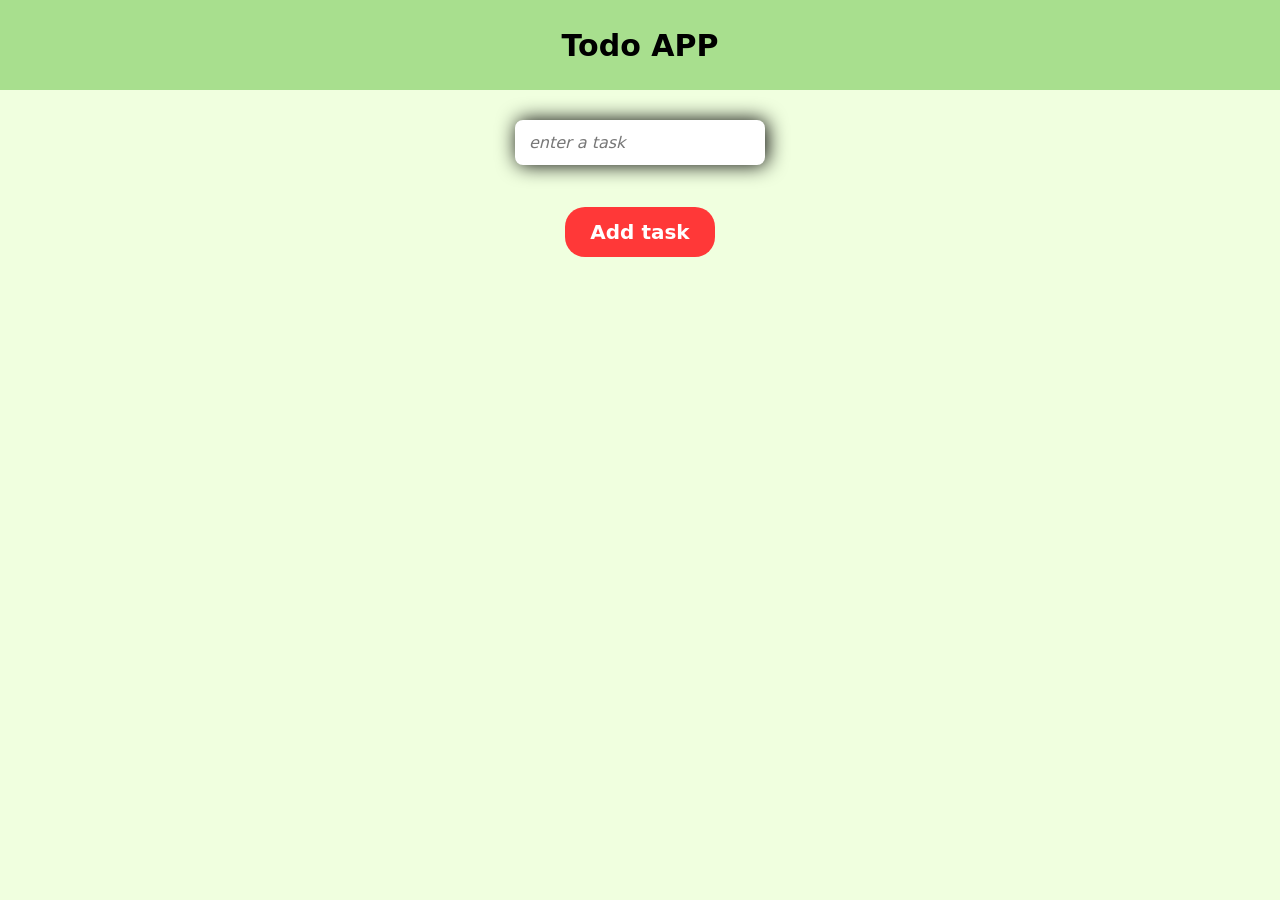
<file: task1/index.html>
<!DOCTYPE html>
<html lang="en">
<head>
    <meta charset="UTF-8">
    <meta name="viewport" content="width=device-width, initial-scale=1.0">
    <title>To Do App</title>
    <link rel="stylesheet" href="Style.css"/>
</head>
<body>

    <header>Todo APP</header>

    <main>

        <div id="popup">
            <input id="popupInput"/>
            <div>
                <button id="updateBtn">Update task</button>
                <button id="closeBtn">Close</button>
            </div>
            
        </div>


        <input type="text" id="todo-input" placeholder="enter a task"  />
        <button id="add-btn">Add task</button>
        <li id="task-list"></li>
    </main>
   
    
</body>
<script src="./script.js"></script>
</html>
</file>
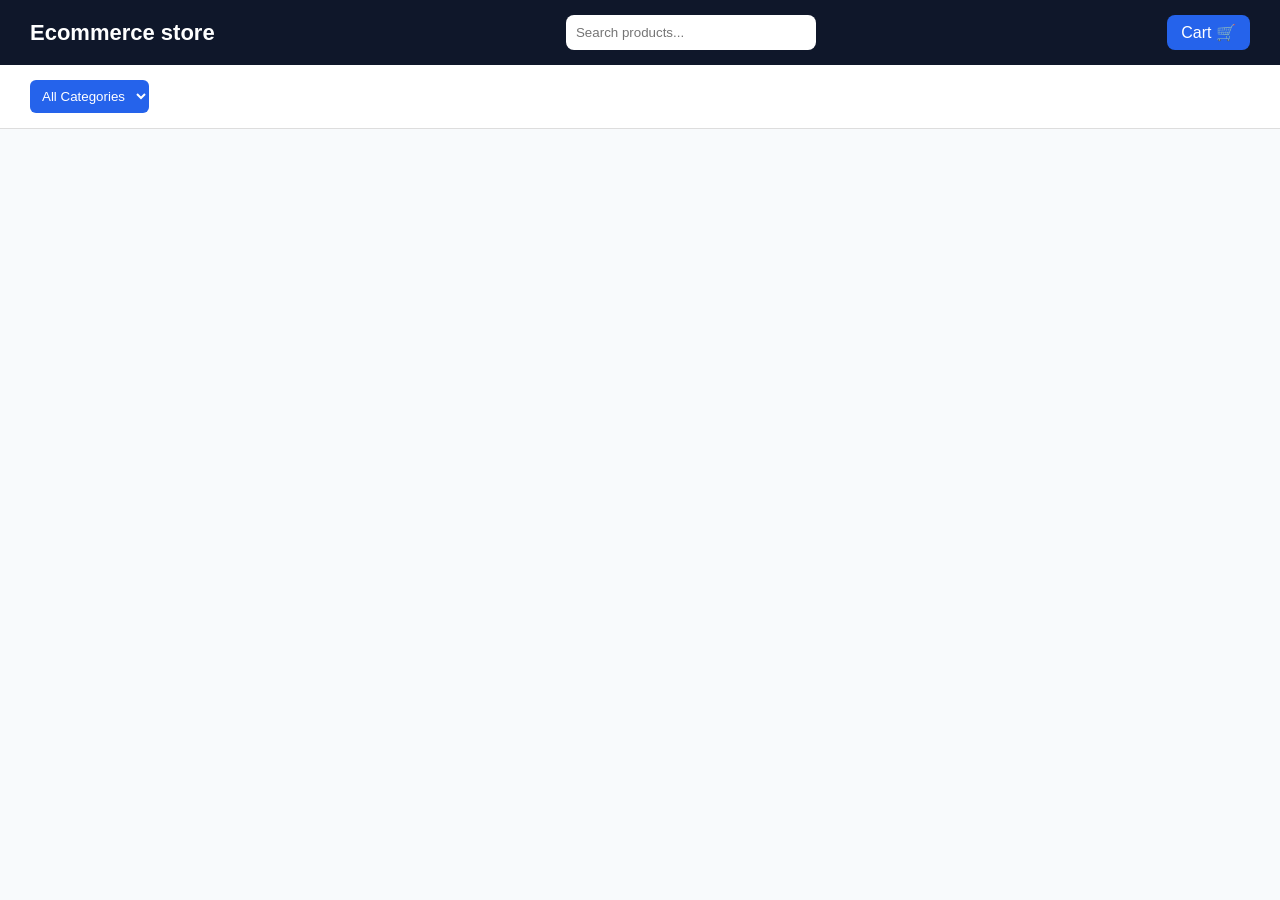
<file: task10/index.html>
<!DOCTYPE html>
<html lang="en">
<head>
    <meta charset="UTF-8">
    <meta name="viewport" content="width=device-width, initial-scale=1.0">
    <title>Ecommerce</title>
    <link rel="stylesheet" href="./style.css">
</head>

<body>

    <header class="navbar">
        <h1>Ecommerce store</h1>
        <input type="text" placeholder="Search products..." class="search">
        <a href="cart.html" class="cart-btn">Cart 🛒</a>
    </header>

    <section class="filters">
        <select class="categories">
            <option>All Categories</option>
            <option>fragrance</option>
            <option>furniture</option>
            <option>groceries</option>
        </select>
    </section>

    <section class="products" id="product-list">
    </section>

</body>
<script type="module" src="./script.js"></script>
</html>
</file>
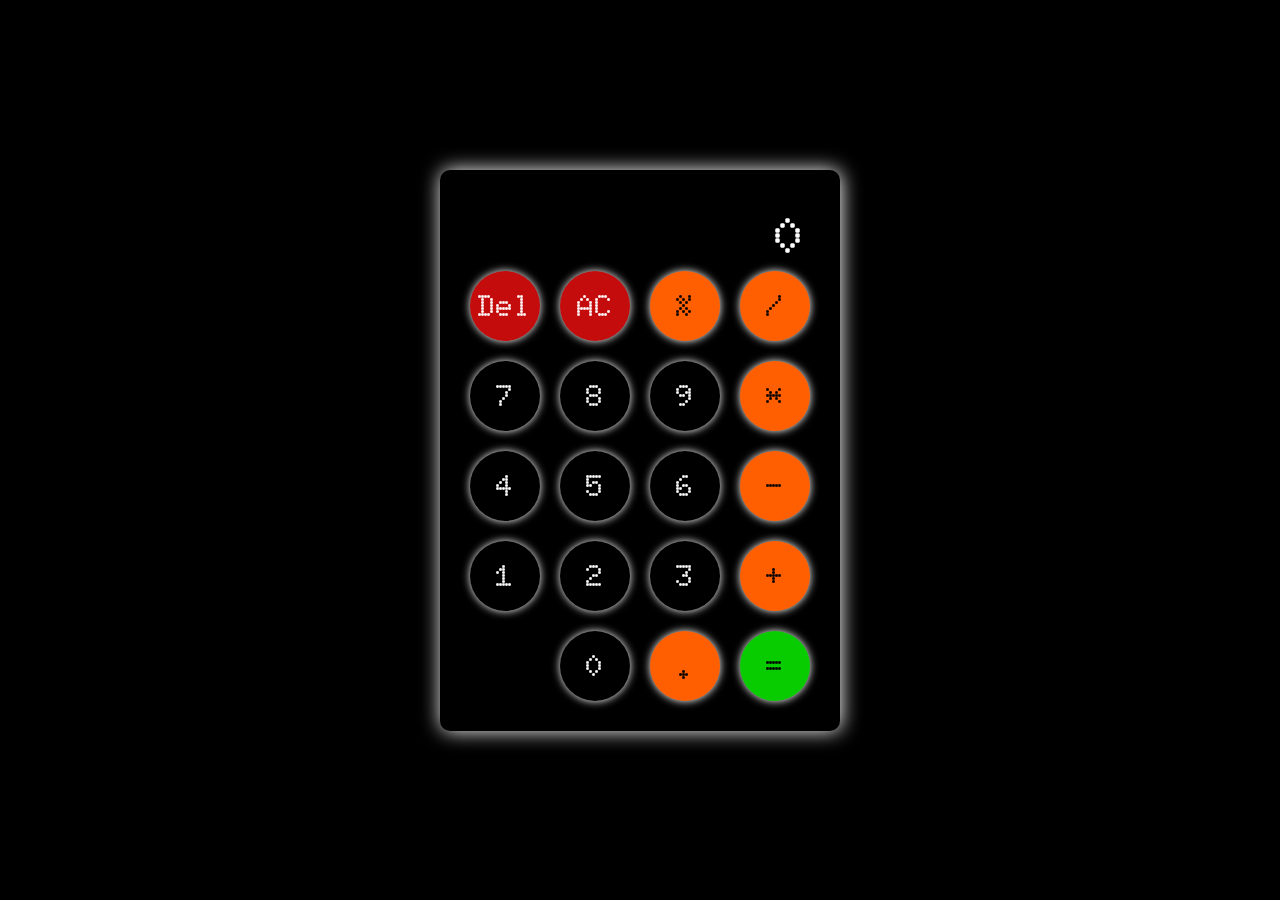
<file: task2/index.html>
<!DOCTYPE html>
<html lang="en">
<head>
    <meta charset="UTF-8">
    <meta name="viewport" content="width=device-width, initial-scale=1.0">
    <title>Calculator</title>
    <link rel="stylesheet" href="style.css" />
<link rel="preconnect" href="https://fonts.googleapis.com">
<link rel="preconnect" href="https://fonts.gstatic.com" crossorigin>
<link href="https://fonts.googleapis.com/css2?family=Doto:wght,ROND@900,75&display=swap" rel="stylesheet">
</head>
<body>
    <main>
        <div class="cal-container">

        <div class="cal-output">
            <p id="user-output">0</p>
        </div>
        <div class="calc-buttons">
            <button class="non-op btn">Del</button>
            <button class="non-op btn">AC</button>
            <button class="operator btn">%</button>
            <button class="operator btn">/</button>
            <button class="num btn">7</button>
            <button class="num btn">8</button>
            <button class="num btn">9</button>
            <button class="operator btn">*</button>
            <button class="num btn">4</button>
            <button class="num btn">5</button>
            <button class="num btn">6</button>
            <button class="operator btn">-</button>
            <button class="num btn">1</button>
            <button class="num btn">2</button>
            <button class="num btn">3</button>
            <button class="operator btn">+</button>
            <button style="visibility: hidden;">n</button>
            <button class="num btn">0</button>
            <button class="operator btn">.</button>
            <button class="equals btn">=</button>
        </div>
        </div>
    </main>
    
</body>

  <script src="./script.js"></script>
</html>
</file>
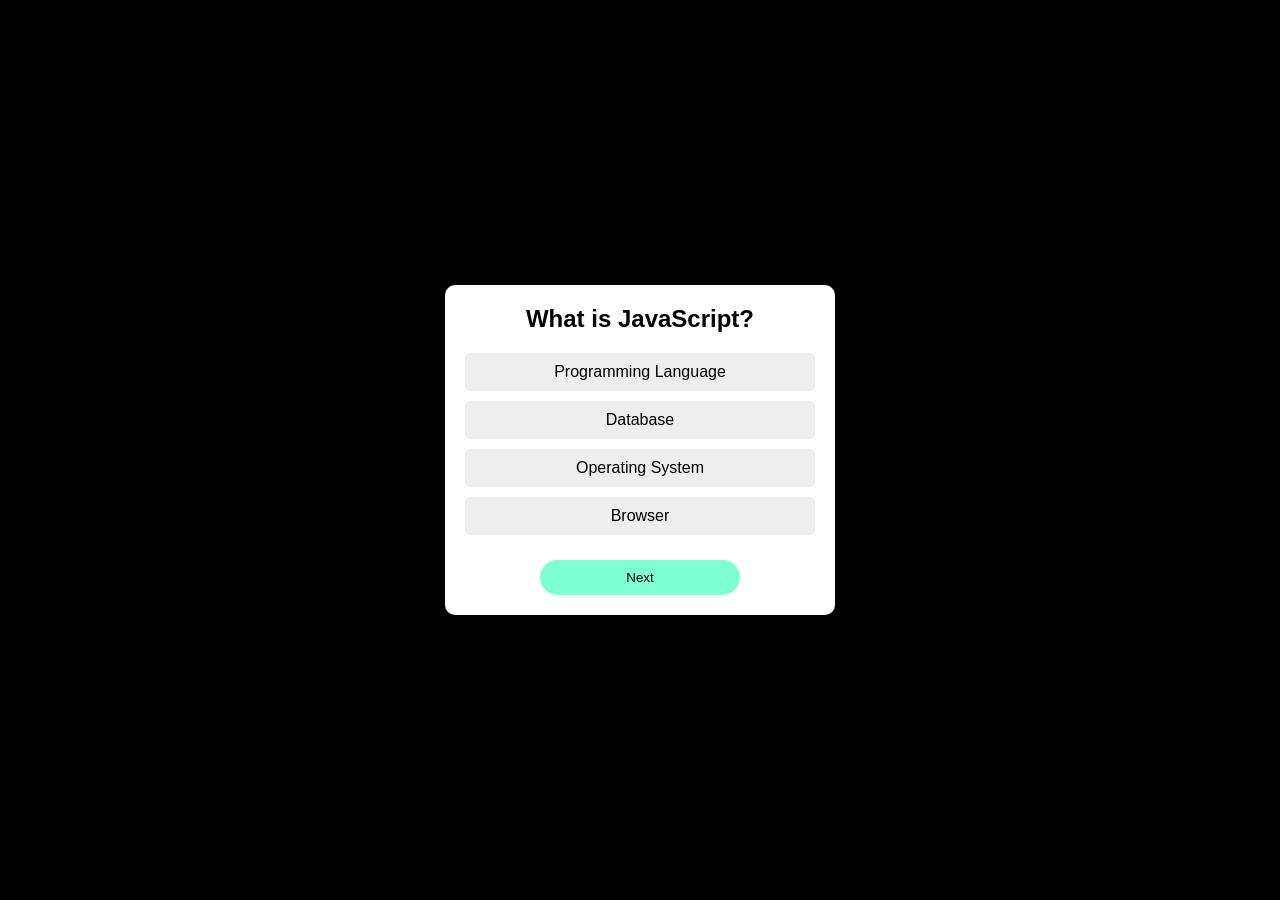
<file: task5/index.html>
<!DOCTYPE html>
<html lang="en">

<head>
    <meta charset="UTF-8">
    <title>Quiz App</title>
    <link rel="stylesheet" href="style.css">
</head>

<body>

    <div class="quiz-container">
        <h2 id="question">Question text</h2>
        <div id="options" class="options"></div>
        <button id="nextBtn">Next</button>
        <div id="result" class="hidden"></div>
    </div>

    <script src="script.js"></script>
</body>

</html>
</file>
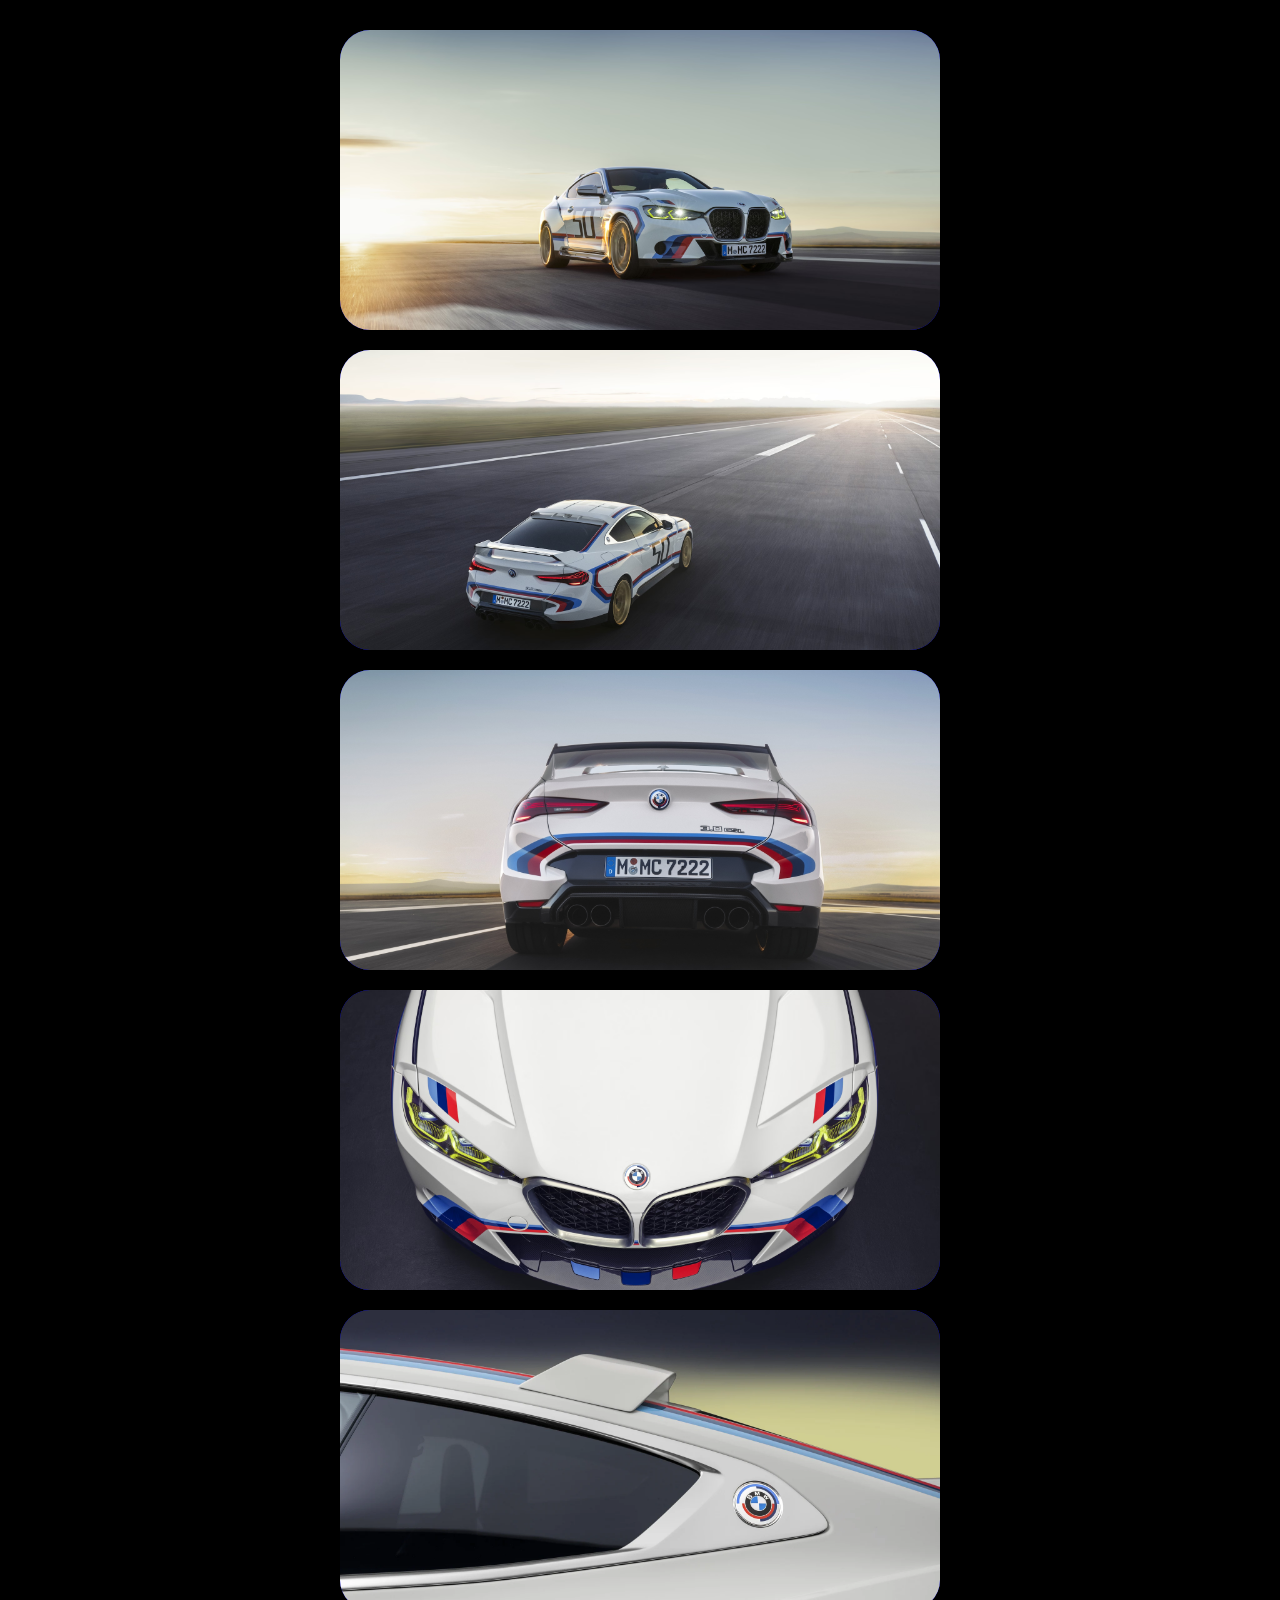
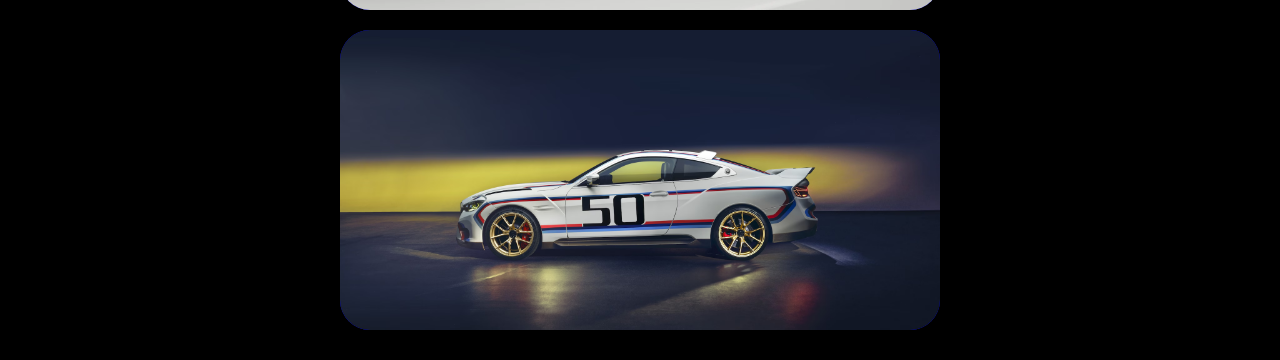
<file: task6/index.html>
<!DOCTYPE html>
<html lang="en">
<head>
    <meta charset="UTF-8">
    <meta name="viewport" content="width=device-width, initial-scale=1.0">
    <title>Drag and drop</title>
    <link rel="stylesheet" href="./style.css"/>
</head>
<body>
    
    <main>
        <div class="container">
            <div class="item" draggable="true">
                <img src="./assets/car1.png" />
            </div>
            <div class="item" draggable="true">
                <img src="./assets/car2.png" />
            </div>
            <div class="item" draggable="true">
                <img src="./assets/car3.png" />
            </div>
            <div class="item" draggable="true">
                <img src="./assets/car4.png" />
            </div>
            <div class="item" draggable="true">
                <img src="./assets/car5.png" />
            </div>
            <div class="item" draggable="true">
                <img src="./assets/car6.png" />
            </div>

        </div>
    </main>

</body>
<script src="./script.js"></script>
</html>
</file>
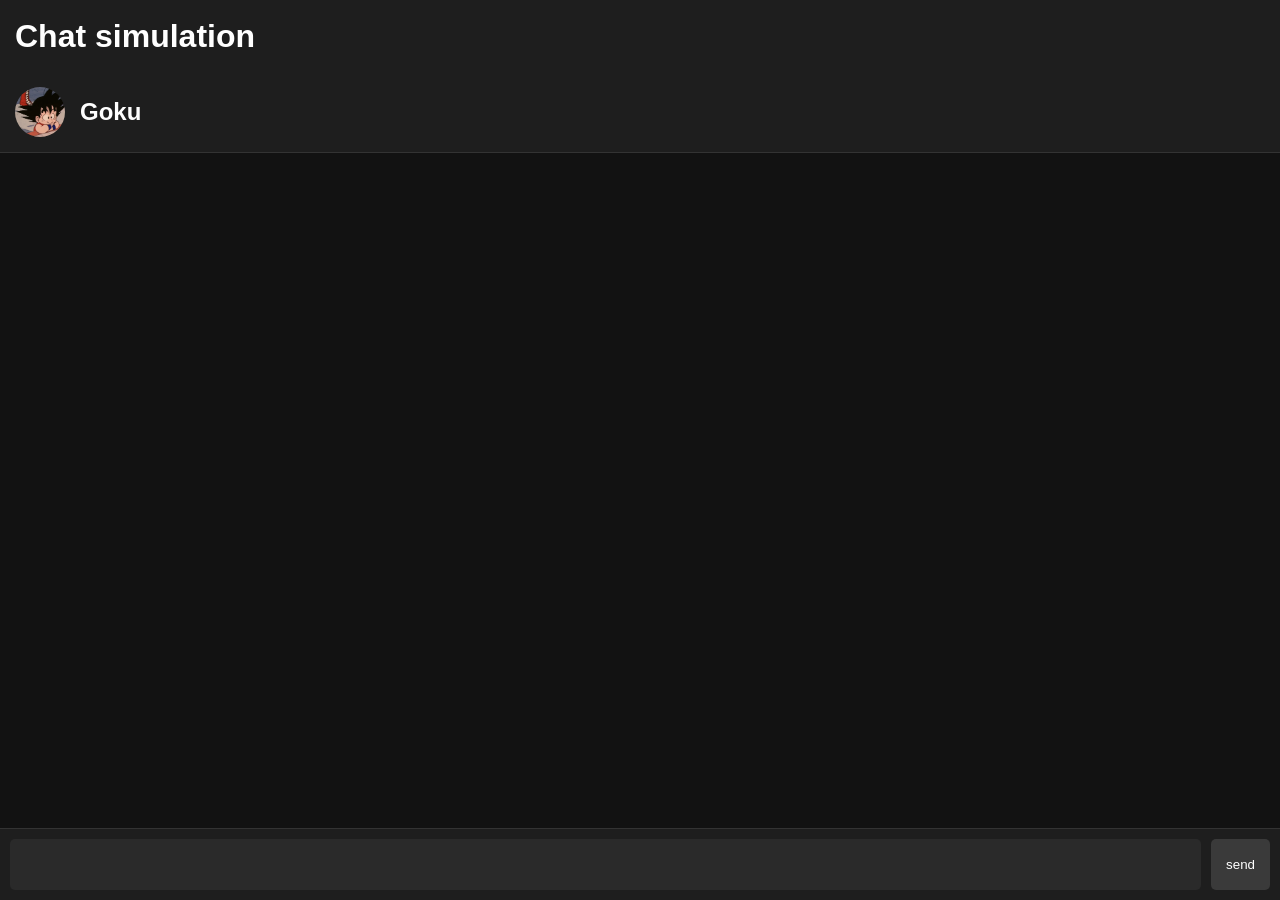
<file: task7/index.html>
<!DOCTYPE html>
<html lang="en">
<head>
    <meta charset="UTF-8">
    <meta name="viewport" content="width=device-width, initial-scale=1.0">
    <title>Chat simulation</title>
    <link rel="stylesheet" href="./style.css"/>
</head>
<body>
     <header>
        <h1>Chat simulation</h1>
     </header>

     <main>
        <div class="bot-profile">
            <div class="profile-pic">
                <img src="./assets/Pasted image.png"/>
            </div>
            <h2>Goku</h2>
        </div>

        <div id="chat_section">
            chat section
        </div>
        <div class="input_bar">
            <input id="user_input"/>
            <button id="send_btn">send</button>
        </div>
     </main>
</body>
<script src="./script.js"> </script>
</html>
</file>
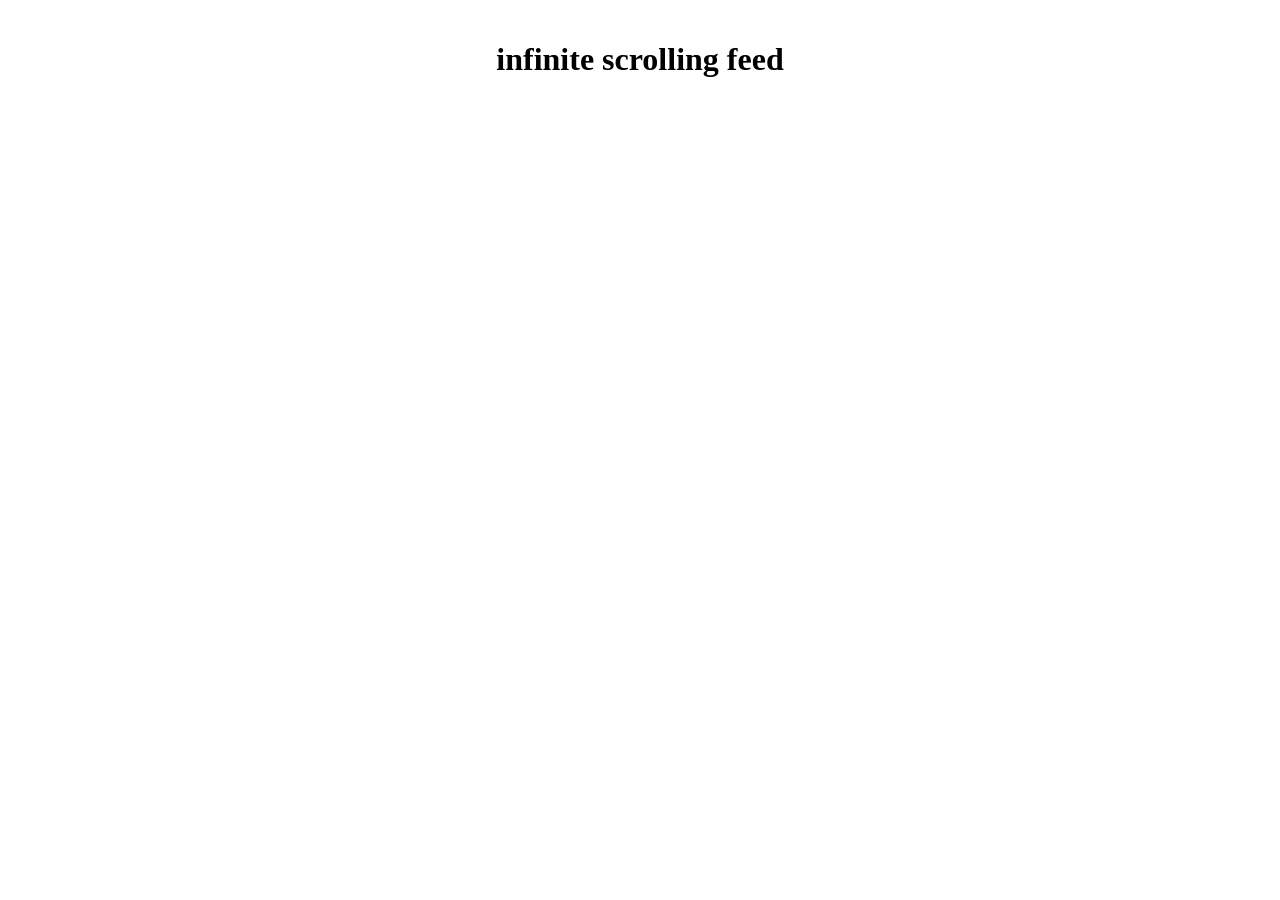
<file: task9/index.html>
<!DOCTYPE html>
<html lang="en">
<head>
    <meta charset="UTF-8">
    <meta name="viewport" content="width=device-width, initial-scale=1.0">
    <title>infinite scrolling</title>
    <link rel="stylesheet" href="./style.css"/>
</head>

<body>
    <h1>infinite scrolling feed</h1>
    <div id="content"></div>
    <div id="loader">Loading...</div>
</body>
    <script src="script.js"></script>
</html>
</file>
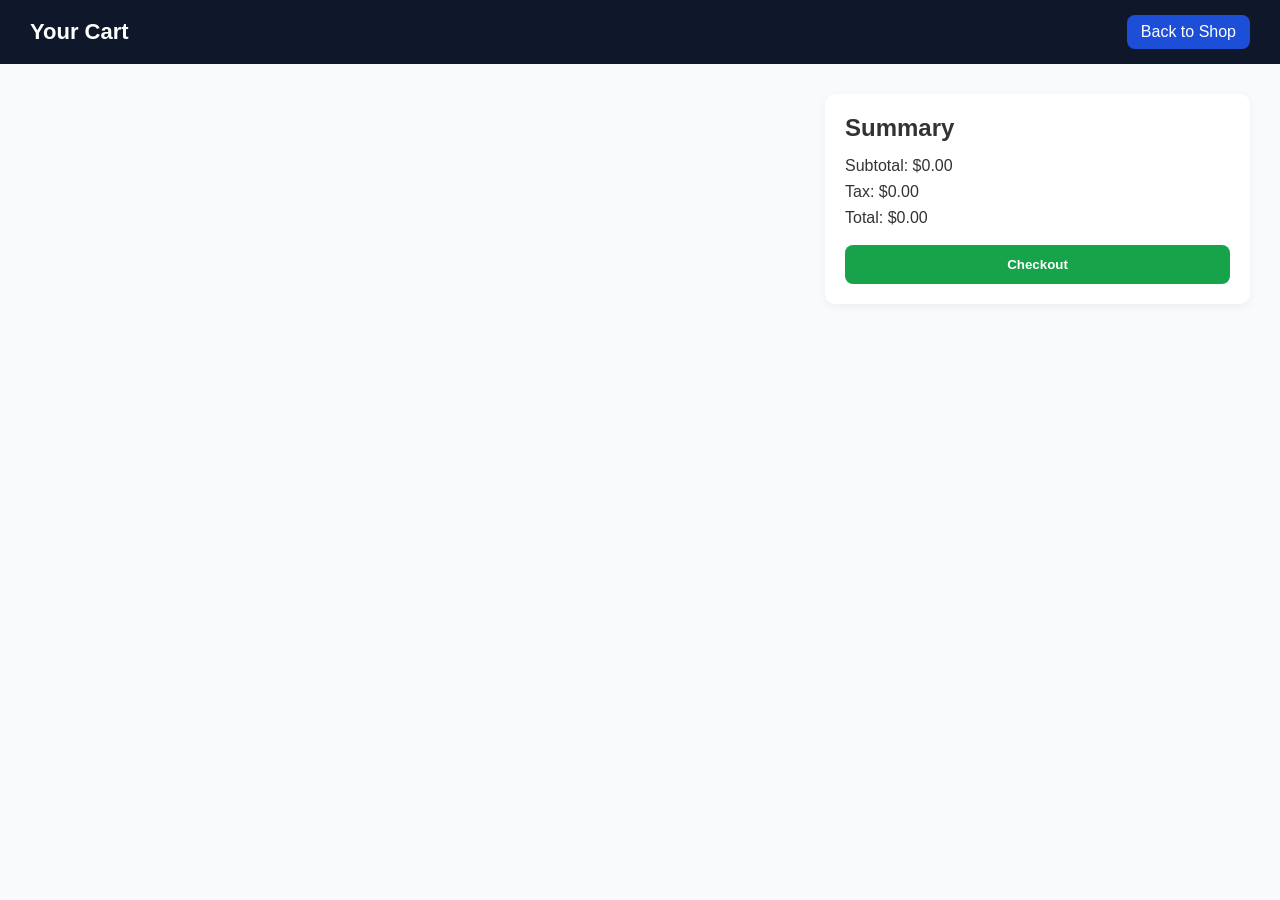
<file: task10/cart.html>
<!DOCTYPE html>
<html lang="en">

<head>
    <meta charset="UTF-8">
    <title>Cart</title>
    <link rel="stylesheet" href="./style.css">
</head>

<body>

    <header class="navbar">
        <h1>Your Cart</h1>
        <a href="index.html" class="back-btn">Back to Shop</a>
    </header>

    <section class="cart-container">

        <div class="cart-items">
            <div class="cart-item">
            </div>
        </div>

        <div class="cart-summary">
        </div>

    </section>

</body>

<script type="module"src="./cart.js"></script>

</html>
</file>
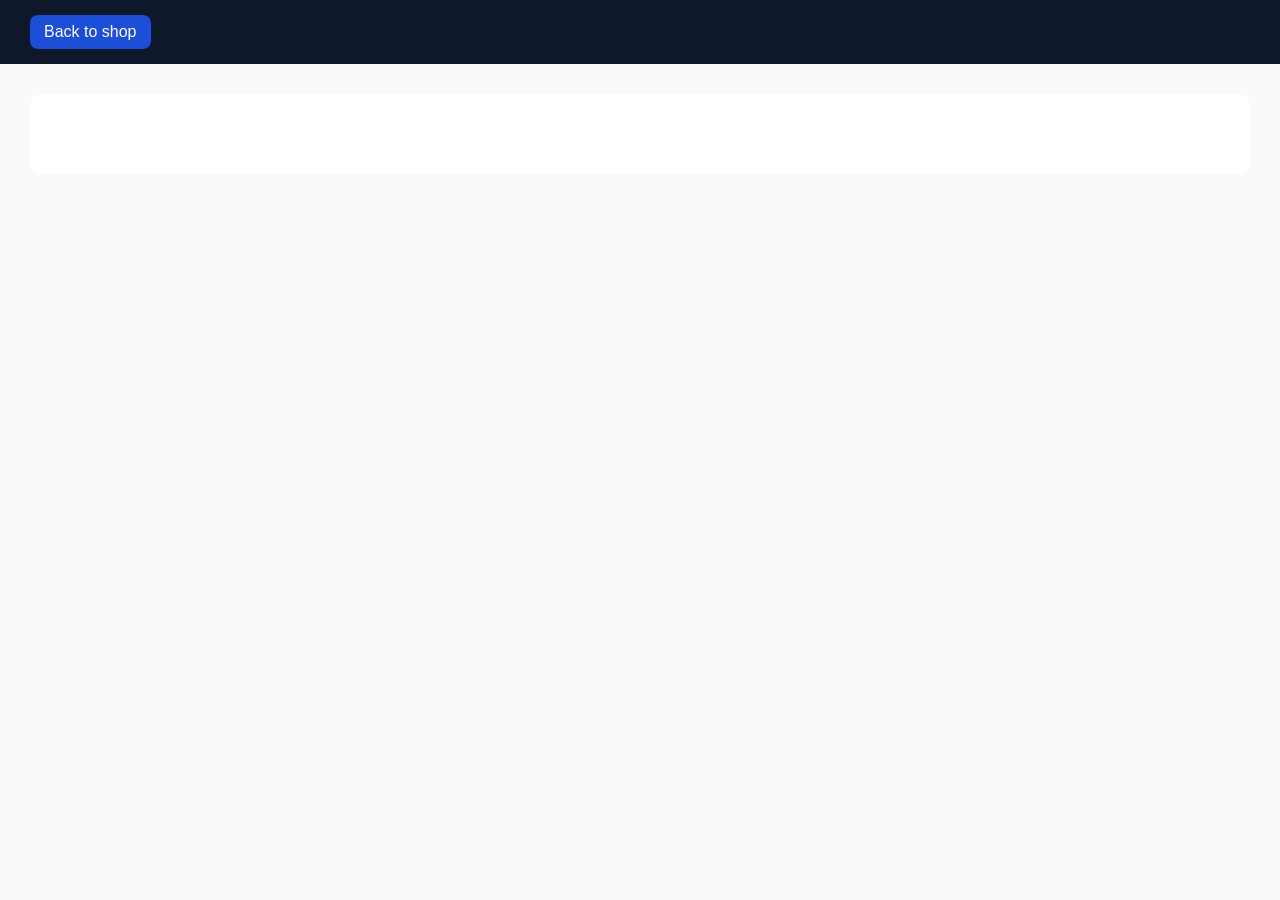
<file: task10/product.html>
<!DOCTYPE html>
<html lang="en">

<head>
    <meta charset="UTF-8">
    <title>Product</title>
    <link rel="stylesheet" href="./style.css">
</head>

<body>

    <header class="navbar">
        <a href="index.html" class="back-btn">Back to shop</a>
    </header>

    <section class="product-detail">
    </section>

</body>
<script type="module" src="./product.js"></script>
</html>
</file>
<file: task1/Style.css>
*{
    margin: 0;
    padding: 0;
    box-sizing: border-box;
    overflow-x: hidden;
    font-family: system-ui, -apple-system, BlinkMacSystemFont, 'Segoe UI', Roboto, Oxygen, Ubuntu, Cantarell, 'Open Sans', 'Helvetica Neue', sans-serif;
}

header{
    position: sticky;
    top: 0;
    display: flex;
    align-items: center;
    justify-content: center;
    height: 10vh;
    font-size: 30px;
    font-weight: bolder;
    background-color: #A8DF8E;

}

main{
    padding-top: 30px;
    display: flex;
    flex-direction: column;
    align-items: center;
    gap: 40px;
    min-height: 90vh;
    background-color: #F0FFDF;
}

main li{
    list-style: none;

}

#task-list{
    display: flex;
    flex-direction: column;
    gap:20px;
}

.task_item{
    padding: 20px;
    width: 500px;
    min-height: 100px;
    background-color: #A8DF8E;;
    word-wrap: break-word;
    overflow-wrap: break-word;
    border-radius: 20px;
}

.task_item div{
    margin-top: 20px;
    display: flex;
    gap: 20px;
    padding-left: 10%;
    overflow-y: hidden;
}



input {
    border: 2px solid transparent;
    width: 250px;
    height: 45px;
    padding: 0 12px;
    border-radius: 8px;
    font-size: 16px;
    outline: none;
    transition: all 0.3s ease;
    box-shadow: 2px 0px 20px rgb(0, 0,0.2);
}
input:focus {
    border-color: #00acc1;
    background-color: #ffffff;
}


input:hover {
    background-color: #A8DF8E;
}


input::placeholder {
    color: #777;
    font-style: italic;
}




p{  
    font-weight: bolder;
    cursor: pointer;
}


.completed{
    color: green;
   
}

button{
    width: 150px;
    height: 50px;
    font-size: 15px;
    border: none;
    border-radius: 20px;
    cursor: pointer;
    background-color: #FF3838;
    transform: translateY(2px);
    transition: all 0.5s ease-in-out;
    font-weight:bolder;
    font-size: 20px;
    color: white;

 }

 button:hover{
    background-color: #D96868;
    transform: translateY(-2px);
 }


 .striked{
    text-decoration: line-through;
 }

#popup{
    width: 500px;
    height: 500px;
    background-color: #85C79A;
    display: flex;
    flex-direction: column;
    align-items: center;
    gap: 20px;
    justify-content: center;
    position: fixed;
    opacity: 0;
    pointer-events: none;
    border-radius: 20px;
    transform: translate(-50%,-50%);
    top:50%;
    left:50%;
    z-index: 99;
    transition: all 0.5s ease-in-out;
    
}


@media(max-width:700px){
   button{
        width: 150px;
        font-size: 15px;
   }

   .task_item{
    width: 300px;
   }
}
</file>
<file: task10/style.css>
* {
     margin: 0;
     padding: 0;
     box-sizing: border-box;
 }

 body {
     font-family: 'Segoe UI', sans-serif;
     background: #f8fafc;
     color: #333;
 }


 .navbar {
     display: flex;
     justify-content: space-between;
     align-items: center;
     padding: 15px 30px;
     background: #0f172a;
     color: white;
 }

 .navbar h1 {
     font-size: 22px;
 }

 .back-btn {
     text-decoration: none;
     background: #1d4ed8;
     color:white;
     padding: 8px 14px;
     border-radius: 8px;
     font-weight: 500;
     transition: 0.3s;
 }

 .back-btn:hover {
     background: #2563eb;
 }


 .navbar input {
     padding: 10px;
     width: 250px;
     border-radius: 8px;
     border: none;
     outline: none;
 }



.categories{
    background-color:  #2563eb;
    cursor: pointer;
    color: white;
    border: none;
}

.categories option{
    background: whitesmoke;
    color: black;
    border: none;
}

.categories:hover{
    background-color: #1d4ed8;
}

 .cart-btn {
     text-decoration: none;
     color: white;
     background: #2563eb;
     padding: 8px 14px;
     border-radius: 8px;
     transition: 0.3s;
 }

 .cart-btn:hover {
     background: #1d4ed8;
 }


 .filters {
     padding: 15px 30px;
     background: white;
     border-bottom: 1px solid #ddd;
 }

 .filters select {
     padding: 8px;
     border-radius: 6px;
 }

 
 .products {
     display: grid;
     grid-template-columns: repeat(auto-fit, minmax(220px, 1fr));
     gap: 25px;
     padding: 30px;
 }


 .product-card {
     background: white;
     padding: 15px;
     border-radius: 12px;
     text-align: center;
     transition: 0.3s;
     box-shadow: 0 4px 12px rgba(0, 0, 0, 0.08);
 }

 .product-card:hover {
     transform: translateY(-5px);
 }

 .product-card img {
     width: 100%;
     height: 180px;
     object-fit: contain;
 }

 .product-card h3 {
     margin: 10px 0;
     font-size: 16px;
 }

 .product-card p {
     font-weight: bold;
     color: #16a34a;
 }


 button {
     margin-top: 10px;
     padding: 10px 15px;
     border: none;
     background: #0f172a;
     color: white;
     border-radius: 8px;
     cursor: pointer;
     transition: 0.3s;
 }

 button:hover {
     background: #1e293b;
 }


 .cart-container {
     display: flex;
     gap: 25px;
     padding: 30px;
 }

 .cart-items {
     flex: 2;
 }

 .cart-item {
     display: flex;
     gap: 15px;
     background: white;
     padding: 15px;
     border-radius: 10px;
     margin-bottom: 15px;
     align-items: center;
     box-shadow: 0 3px 10px rgba(0, 0, 0, 0.05);
 }

 .cart-item img {
     width: 100px;
     height: 100px;
     object-fit: contain;
 }

 .cart-item h3 {
     margin-bottom: 5px;
 }

 .cart-item input {
     width: 60px;
     padding: 5px;
     margin: 5px 0;
 }


 .cart-summary {
     flex: 1;
     background: white;
     padding: 20px;
     border-radius: 10px;
     height: fit-content;
     box-shadow: 0 3px 10px rgba(0, 0, 0, 0.05);
 }

 .cart-summary h2 {
     margin-bottom: 15px;
 }

 .cart-summary p {
     margin: 8px 0;
 }

 
 .checkout-btn {
     width: 100%;
     padding: 12px;
     background: #16a34a;
     border-radius: 8px;
     font-weight: bold;
 }

 .checkout-btn:hover {
     background: #15803d;
 }

 .product-detail {
     display: flex;
     gap: 50px;
     padding: 40px;
     background: white;
     margin: 30px;
     border-radius: 12px;
     align-items: center;
 }

 .product-detail img {
     width: 350px;
     object-fit: contain;
 }

 .product-info {
     max-width: 500px;
 }

 .product-info h1 {
     font-size: 26px;
     margin-bottom: 10px;
 }

 .price {
     font-size: 24px;
     color: #16a34a;
     margin-bottom: 10px;
 }

 .desc {
     color: #555;
     margin-bottom: 20px;
 }


 .add-cart {
     background: #2563eb;
 }

 .add-cart:hover {
     background: #1d4ed8;
 }


 @media (max-width: 768px) {

     .navbar {
         flex-direction: column;
         gap: 10px;
     }

     .navbar input {
         width: 100%;
     }

     .cart-container {
         flex-direction: column;
     }

     .product-detail {
         flex-direction: column;
         margin: 15px;
     }

     .product-detail img {
         width: 100%;
     }
 }
</file>
<file: task2/style.css>
*{
    margin: 0;
    padding: 0;
    box-sizing: border-box;
    font-family: "Doto", sans-serif;
    font-optical-sizing: auto;
    font-weight: 900;
    font-style: normal;
    font-variation-settings:
    "ROND" 75;
}


body{
    background-color: black;
    min-height: 100vh;
    display: flex;
    align-items: center;
    justify-content: center;
}


.cal-container{
    display: flex;
    flex-direction: column;
    align-items: center;
    background-color: black;
    padding: 30px;
    width: 400px;
    border-radius: 10px;
    box-shadow: 1px 0px 20px rgb(255,255,255);
}


.cal-output{
    width: 100%;
    text-align: end;
    padding: 5px;
    font-size: 50px;
    word-break: break-all;
    word-wrap: break-word;
    font-weight: bold;
    color: white;
}


.calc-buttons{
    display: grid;
    grid-template-columns: repeat(4,1fr);
    gap: 20px;
}



button{
    text-align: center;
    width: 70px;
    height: 70px;
    border: none;
    border-radius: 50%;
    cursor: pointer;
    font-size: 30px;
    box-shadow: 0.1px 0.1px 8px rgb(255,255,255);
}

.operator{
    background-color: #FF5F00;
    
}

.operator:hover{
    background-color: #FE7743;

}

.non-op{
    background-color: #C40C0C;
    color: white;
}

.non-op:hover{
    background-color: #8E1616;
}

.num{
    background-color: black;
    color: white;
}
.num:hover{
    background-color: #1B211A;
}

.equals{
    background-color: #08CB00;
}

.equals:hover{
    background-color: #16FF00;
}



@media(max-width:700px){
    .cal-container{
        width: 300px;
    }

    button{
        width: 50px;
        height: 50px;
        font-size: 20px;
    }
}
</file>
<file: task5/style.css>
*{
    padding: 0;
    margin: 0;
}

body {
  font-family: Arial;
  background: black;
  display: flex;
  justify-content: center;
  align-items: center;
  height: 100vh;
}

.quiz-container {
  background: white;
  padding: 20px;
  border-radius: 10px;
  width: 350px;
  text-align: center;
}

.options {
  margin-top: 20px;
}

.option {
  display: block;
  margin: 10px 0;
  padding: 10px;
  background: #eee;
  border-radius: 5px;
  cursor: pointer;
}

.option:hover {
  background: blueviolet;
}

.selected {
  background: blue;
  color: white;
}

button {
  margin-top: 15px;
  padding: 10px;
  cursor: pointer;
}

.hidden {
  display: none;
}

button{
    width: 200px;
    background-color: aquamarine;
    border: none;
    border-radius: 20px;
}
</file>
<file: task6/style.css>
*{
    margin: 0px;
    padding: 0px;
    box-sizing: border-box;
}


main{
    width: 100%;

}


.container{
    background-color: black;
    width: 100%;
    padding: 30px;
    display: flex;
    flex-direction: column;
    align-items: center;
    gap: 20px;
    transition: all 0.3s ease;
}


.item{
    text-align: center;
    height: 300px;
    width: 600px;
    background-color: blue;
    overflow: hidden;
    border-radius: 30px;
}

.item img {
   object-fit: contain;
   width: 100%;
}

.item.dragging {
    opacity: 0.8
}



@media(max-width:700px) {
    .item{
        width: 300px;
        height: 150px;
    }
}
</file>
<file: task7/style.css>
* {
    padding: 0;
    margin: 0;
    box-sizing: border-box;
    font-family: Arial, sans-serif;
}


body {
    background-color: #121212;
    color: #ffffff;
}

header {
    height: 8vh;
    background-color: #1e1e1e;
    display: flex;
    align-items: center;
    padding-left: 15px;
    font-weight: bold;
}



.bot-profile {
    position: sticky;
    top: 0;
    display: flex;
    padding: 15px;
    align-items: center;
    gap: 15px;
    background-color: #1e1e1e;
    border-bottom: 1px solid #333;
}

.profile-pic {
    width: 50px;
    height: 50px;
    border-radius: 50%;
    background-color: #333;
    overflow: hidden;
}


.profile-pic img{
    width: 57px;
    object-fit: contain;
}
/* Chat section */
#chat_section {
    display: flex;
    flex-direction: column;
    gap: 10px;
    padding: 15px;
    margin-bottom: 10vh;
    height: 70vh;
    overflow-y: auto;
}



.user {
    align-self: flex-end;
    background-color: #2e7d32;
    padding: 10px 14px;
    border-radius: 10px;
    max-width: 60%;
}

.bot {
    align-self: flex-start;
    background-color: #2a2a2a;
    padding: 10px 14px;
    border-radius: 10px;
    max-width: 60%;
}


.input_bar {
    position: fixed;
    bottom: 0;
    width: 100%;
    height: 8vh;
    background-color: #1e1e1e;
    display: flex;
    align-items: center;
    gap: 10px;
    padding: 10px;
    border-top: 1px solid #333;
}


#user_input {
    flex: 1;
    height: 100%;
    padding: 0 10px;
    border: none;
    border-radius: 5px;
    outline: none;
    background-color: #2a2a2a;
    color: white;
}


#send_btn {
    height: 100%;
    padding: 0 15px;
    border: none;
    border-radius: 5px;
    background-color: #3a3a3a;
    color: white;
    cursor: pointer;
}


#send_btn:hover {
    background-color: #555;
}

span{
    font-size: 10px;
}
</file>
<file: task9/style.css>
h1 {
    text-align: center;
    padding: 20px;
}

#content {
    max-width: 600px;
    margin: auto;
}

.card {
    background:gray;
    margin: 10px;
    padding: 20px;
    border-radius: 8px;
}

#loader {
    text-align: center;
    padding: 20px;
    display: none;
}
</file>
